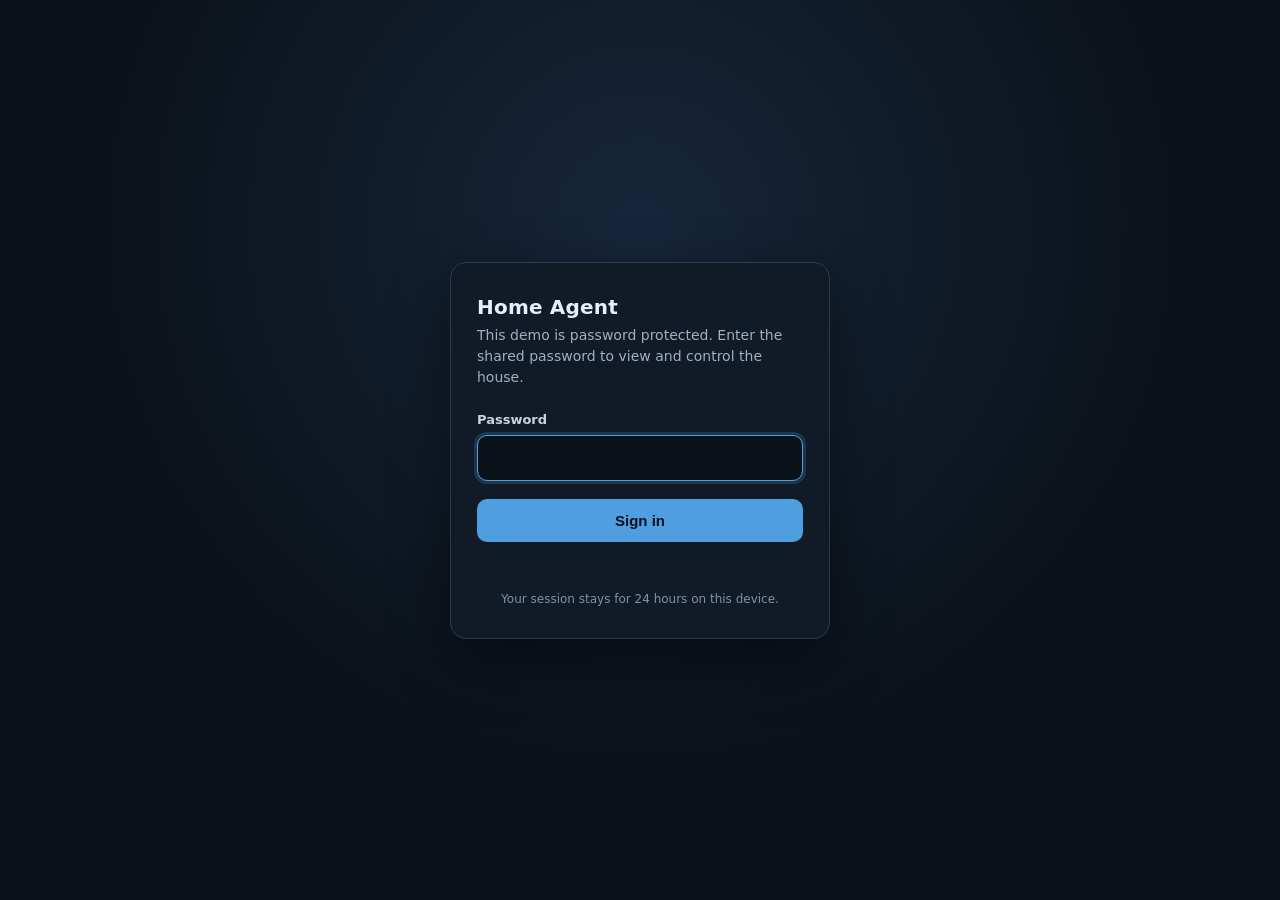
<file: app/web/login.html>
<!DOCTYPE html>
<html lang="en">
<head>
<meta charset="utf-8">
<meta name="viewport" content="width=device-width, initial-scale=1, viewport-fit=cover">
<meta name="theme-color" content="#0b1119">
<title>Sign in — Home Agent</title>
<style>
  :root { color-scheme: dark; }
  * { box-sizing: border-box; }
  body {
    margin: 0; min-height: 100vh; display: grid; place-items: center;
    background: radial-gradient(circle at 50% 25%, #16263a 0%, #0b1119 60%);
    color: #e8eef5;
    font-family: system-ui, -apple-system, "Segoe UI", "Malgun Gothic", sans-serif;
    padding: 20px;
  }
  .card {
    width: 100%; max-width: 380px; padding: 32px 26px;
    background: #111b27; border: 1px solid #2a3b4f; border-radius: 16px;
    box-shadow: 0 20px 60px rgba(0,0,0,.45);
  }
  h1 { margin: 0 0 6px; font-size: 20px; font-weight: 700; letter-spacing: .2px; }
  p  { margin: 0 0 24px; font-size: 14px; color: #9fb0c2; line-height: 1.5; }
  label { display: block; font-size: 13px; font-weight: 600; margin-bottom: 8px; color: #c7d4e1; }
  input {
    width: 100%; padding: 13px 14px; font-size: 16px;
    background: #0b1119; color: #e8eef5;
    border: 1px solid #35506d; border-radius: 10px; outline: none;
  }
  input:focus { border-color: #4f9fe0; box-shadow: 0 0 0 3px rgba(79,159,224,.2); }
  button {
    width: 100%; margin-top: 18px; padding: 13px 14px; font-size: 15px; font-weight: 700;
    color: #07121e; background: #4f9fe0; border: 0; border-radius: 10px; cursor: pointer;
  }
  button:disabled { opacity: .6; cursor: default; }
  .err { min-height: 20px; margin-top: 12px; font-size: 13px; color: #ff8b8b; }
  .hint { margin-top: 18px; font-size: 12px; color: #7f92a5; text-align: center; }
</style>
</head>
<body>
  <form class="card" id="form">
    <h1>Home Agent</h1>
    <p>This demo is password protected. Enter the shared password to view and control the house.</p>
    <label for="pw">Password</label>
    <input id="pw" name="pw" type="password" autocomplete="current-password" autofocus required>
    <button type="submit" id="go">Sign in</button>
    <div class="err" id="err" role="alert"></div>
    <div class="hint">Your session stays for 24 hours on this device.</div>
  </form>
<script>
  const form = document.getElementById("form");
  const pw = document.getElementById("pw");
  const go = document.getElementById("go");
  const err = document.getElementById("err");
  form.addEventListener("submit", async (e) => {
    e.preventDefault();
    err.textContent = "";
    go.disabled = true; go.textContent = "Signing in…";
    try {
      const res = await fetch("/api/login", {
        method: "POST",
        headers: { "Content-Type": "application/json" },
        body: JSON.stringify({ password: pw.value }),
      });
      if (!res.ok) {
        const d = await res.json().catch(() => ({}));
        throw new Error(d.error || "Sign in failed");
      }
      location.href = "/";
    } catch (ex) {
      err.textContent = ex.message || "Sign in failed";
      go.disabled = false; go.textContent = "Sign in";
      pw.focus();
    }
  });
</script>
</body>
</html>
</file>
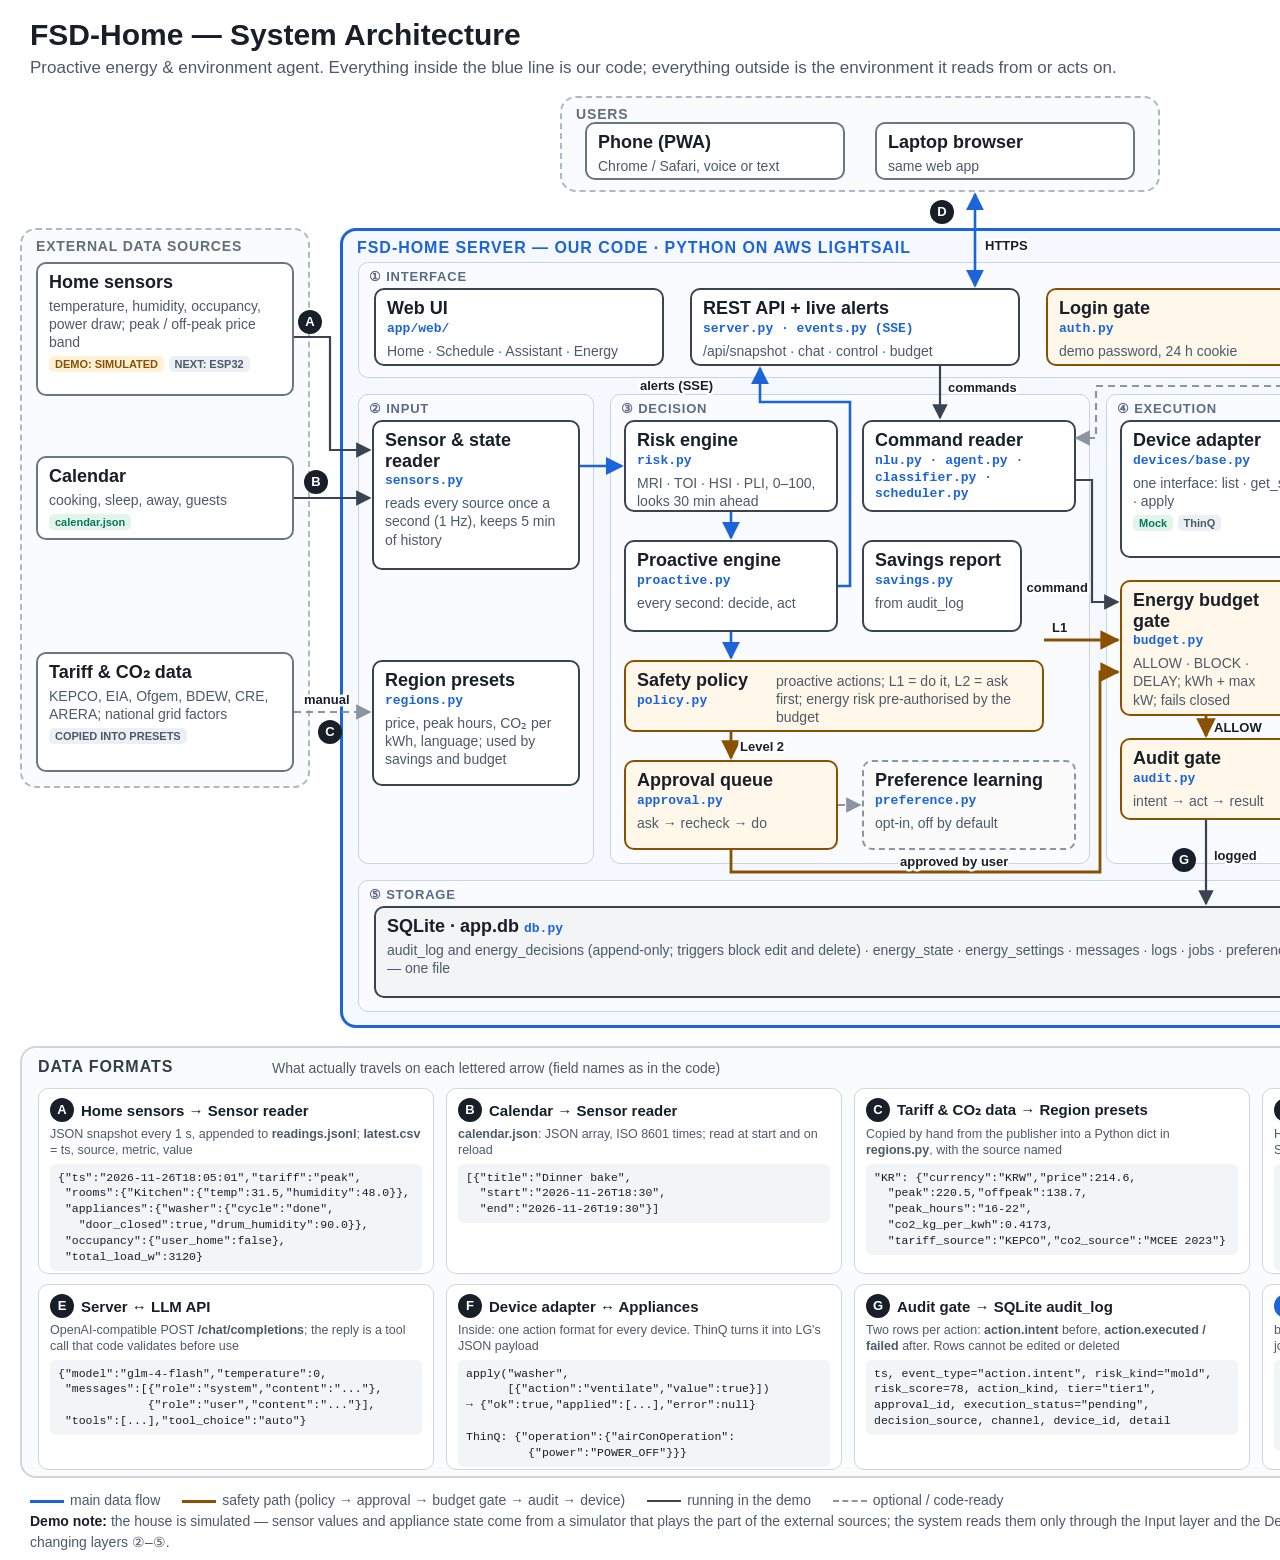
<file: docs/figures/src/architecture-v4.html>
<!doctype html>
<!-- Source for docs/figures/architecture-v4.png (paper Fig. 2).
     Render: Chrome --headless --hide-scrollbars --force-device-scale-factor=2 --window-size=1700,1560 --screenshot=architecture-v4.png architecture.html -->
<html>
<head>
<meta charset="utf-8">
<title>FSD-Home architecture</title>
<style>
  :root { --ink:#191f28; --ink2:#4e5968; --line:#3a4350; --blue:#1b64da; --amber:#8a5200; --grey:#8b95a1; }
  html, body { margin:0; background:#fff; }
  body { width:1700px; height:1560px; position:relative; font-family:"Helvetica Neue", Arial, sans-serif; color:var(--ink); }
  .title { position:absolute; left:30px; top:18px; font-size:30px; font-weight:700; }
  .sub { position:absolute; left:30px; top:58px; font-size:17px; color:var(--ink2); }
  .zone { position:absolute; box-sizing:border-box; border-radius:16px; }
  .zone.ext { border:2px dashed #b0b8c1; background:#fafbfc; }
  .zone.sys { border:3px solid var(--blue); background:#f5f8ff; }
  .zone > .zt { position:absolute; left:14px; top:8px; font:700 14px Arial; letter-spacing:.06em; text-transform:uppercase; color:#646e7a; }
  .zone.sys > .zt { color:var(--blue); font-size:16px; }
  .band { position:absolute; box-sizing:border-box; border-radius:10px; border:1.5px solid #c9d3e3; background:rgba(255,255,255,.55); }
  .band > .bt { position:absolute; left:10px; top:6px; font:700 13px Arial; letter-spacing:.06em; text-transform:uppercase; color:#5b6b85; }
  .box { position:absolute; box-sizing:border-box; border:2px solid var(--line); border-radius:10px; background:#fff; padding:8px 11px; }
  .box h3 { margin:0; font-size:18px; line-height:1.15; }
  .box .f { font:600 13px/1.3 Menlo, monospace; color:var(--blue); margin-top:2px; }
  .box p { margin:4px 0 0; font-size:14px; line-height:1.3; color:var(--ink2); }
  .box.safety { background:#fff8ea; border-color:var(--amber); }
  .box.store { background:#f2f4f6; }
  .box.out { border-color:#6b7684; }
  .box.next { border-style:dashed; border-color:var(--grey); background:#fbfbfc; }
  .tag { display:inline-block; font:700 11px Arial; padding:2px 6px; border-radius:5px; margin-top:5px; }
  .tag.now { background:#e3f4ec; color:#08795a; }
  .tag.sim { background:#fff1d6; color:#8a5200; }
  .tag.ready { background:#eceff3; color:#4e5968; }
  .tg { position:absolute; width:24px; height:24px; border-radius:12px; background:#191f28; color:#fff; font:700 13px/24px Arial; text-align:center; z-index:2; }
  .fmt { position:absolute; left:20px; top:1046px; width:1660px; height:432px; box-sizing:border-box; border:2px solid #d1d6db; border-radius:16px; background:#fafbfc; }
  .fmt > .zt { position:absolute; left:16px; top:10px; font:700 16px Arial; letter-spacing:.06em; text-transform:uppercase; color:#333d4b; }
  .fmt > .zs { position:absolute; left:250px; top:12px; font-size:14px; color:var(--ink2); }
  .card { position:absolute; width:396px; height:186px; box-sizing:border-box; background:#fff; border:1.5px solid #d1d6db; border-radius:10px; padding:9px 11px; }
  .card h4 { margin:0; font-size:15px; display:flex; align-items:center; gap:7px; }
  .card h4 .tg { position:static; flex:none; }
  .card .m { font-size:12.5px; color:var(--ink2); margin:4px 0 5px; line-height:1.3; }
  .card pre { margin:0; font:11.5px/1.38 Menlo, monospace; color:#191f28; background:#f2f4f6; border-radius:6px; padding:6px 8px; white-space:pre; overflow:hidden; }
  svg { position:absolute; inset:0; overflow:visible; pointer-events:none; }
  .e { fill:none; stroke:var(--line); stroke-width:2.2; }
  .e.d { stroke:var(--grey); stroke-dasharray:7 5; }
  .e.s { stroke:var(--amber); stroke-width:2.8; }
  .e.b { stroke:var(--blue); stroke-width:2.6; }
  .lbl { font:600 13px Arial; fill:var(--ink); paint-order:stroke; stroke:#fff; stroke-width:5px; stroke-linejoin:round; }
  .legend { position:absolute; left:30px; top:1490px; width:1640px; font-size:14px; color:var(--ink2); line-height:1.5; }
  .legend b { color:var(--ink); }
  .sw { display:inline-block; width:34px; height:0; vertical-align:middle; margin:0 6px 0 18px; }
</style>
</head>
<body>
<div class="title">FSD-Home — System Architecture</div>
<div class="sub">Proactive energy &amp; environment agent. Everything inside the blue line is our code; everything outside is the environment it reads from or acts on.</div>

<!-- ================= USERS (outside, top) ================= -->
<div class="zone ext" style="left:560px;top:96px;width:600px;height:96px"><div class="zt">Users</div></div>
<div class="box out" style="left:585px;top:122px;width:260px;height:58px"><h3>Phone (PWA)</h3><p>Chrome / Safari, voice or text</p></div>
<div class="box out" style="left:875px;top:122px;width:260px;height:58px"><h3>Laptop browser</h3><p>same web app</p></div>

<!-- ================= EXTERNAL DATA SOURCES (outside, left) ================= -->
<div class="zone ext" style="left:20px;top:228px;width:290px;height:560px"><div class="zt">External data sources</div></div>
<div id="s1" class="box out" style="left:36px;top:262px;width:258px;height:134px">
  <h3>Home sensors</h3>
  <p>temperature, humidity, occupancy, power draw; peak / off-peak price band</p>
  <span class="tag sim">DEMO: SIMULATED</span> <span class="tag ready">NEXT: ESP32</span>
</div>
<div id="s3" class="box out" style="left:36px;top:456px;width:258px;height:84px">
  <h3>Calendar</h3>
  <p>cooking, sleep, away, guests</p>
  <span class="tag now">calendar.json</span>
</div>
<div id="s4" class="box out" style="left:36px;top:652px;width:258px;height:120px">
  <h3>Tariff &amp; CO₂ data</h3>
  <p>KEPCO, EIA, Ofgem, BDEW, CRE, ARERA; national grid factors</p>
  <span class="tag ready">COPIED INTO PRESETS</span>
</div>

<!-- ================= RIGHT: LLM + APPLIANCES (outside) ================= -->
<div class="zone ext" style="left:1390px;top:228px;width:290px;height:176px"><div class="zt">External service</div></div>
<div id="llm" class="box next" style="left:1406px;top:262px;width:258px;height:130px">
  <h3>LLM API (optional)</h3>
  <p>glm-4-flash; reads requests, ranks Level 1 options, small talk. Code checks its output; rules decide if it fails.</p>
</div>

<div class="zone ext" style="left:1390px;top:560px;width:290px;height:300px"><div class="zt">Home appliances</div></div>
<div id="a1" class="box out" style="left:1406px;top:594px;width:258px;height:112px">
  <h3>Simulated appliances ×11</h3>
  <p>AC, washer, dryer, fridge, oven, cooktop, dehumidifier…</p>
  <span class="tag now">RUNNING IN DEMO</span>
</div>
<div id="a2" class="box next" style="left:1406px;top:722px;width:258px;height:124px">
  <h3>LG ThinQ cloud</h3>
  <p>real LG appliances, e.g. built-in washer FY9WTB</p>
  <span class="tag ready">CODE-READY (DRY RUN)</span>
</div>

<!-- ================= SYSTEM BOUNDARY ================= -->
<div class="zone sys" style="left:340px;top:228px;width:1020px;height:800px"><div class="zt">FSD-Home server — our code · Python on AWS Lightsail</div></div>

<!-- Interface layer -->
<div class="band" style="left:358px;top:262px;width:984px;height:116px"><div class="bt">① Interface</div></div>
<div id="ui" class="box" style="left:374px;top:288px;width:290px;height:78px"><h3>Web UI</h3><div class="f">app/web/</div><p>Home · Schedule · Assistant · Energy</p></div>
<div id="api" class="box" style="left:690px;top:288px;width:330px;height:78px"><h3>REST API + live alerts</h3><div class="f">server.py · events.py (SSE)</div><p>/api/snapshot · chat · control · budget</p></div>
<div id="auth" class="box safety" style="left:1046px;top:288px;width:280px;height:78px"><h3>Login gate</h3><div class="f">auth.py</div><p>demo password, 24 h cookie</p></div>

<!-- Input layer -->
<div class="band" style="left:358px;top:394px;width:236px;height:470px"><div class="bt">② Input</div></div>
<div id="in1" class="box" style="left:372px;top:420px;width:208px;height:150px">
  <h3>Sensor &amp; state reader</h3><div class="f">sensors.py</div>
  <p>reads every source once a second (1 Hz), keeps 5 min of history</p>
</div>
<div id="in2" class="box" style="left:372px;top:660px;width:208px;height:126px">
  <h3>Region presets</h3><div class="f">regions.py</div>
  <p>price, peak hours, CO₂ per kWh, language; used by savings and budget</p>
</div>

<!-- Decision layer -->
<div class="band" style="left:610px;top:394px;width:480px;height:470px"><div class="bt">③ Decision</div></div>
<div id="risk" class="box" style="left:624px;top:420px;width:214px;height:92px">
  <h3>Risk engine</h3><div class="f">risk.py</div><p>MRI · TOI · HSI · PLI, 0–100, looks 30 min ahead</p>
</div>
<div id="nlu" class="box" style="left:862px;top:420px;width:214px;height:92px">
  <h3>Command reader</h3><div class="f">nlu.py · agent.py · classifier.py · scheduler.py</div>
</div>
<div id="pro" class="box" style="left:624px;top:540px;width:214px;height:92px">
  <h3>Proactive engine</h3><div class="f">proactive.py</div><p>every second: decide, act</p>
</div>
<div id="sav" class="box" style="left:862px;top:540px;width:160px;height:92px">
  <h3>Savings report</h3><div class="f">savings.py</div><p>from audit_log</p>
</div>
<div id="pol" class="box safety" style="left:624px;top:660px;width:420px;height:72px">
  <h3>Safety policy</h3><div class="f">policy.py</div>
  <p style="position:absolute;left:150px;top:6px;width:262px">proactive actions; L1 = do it, L2 = ask first; energy risk pre-authorised by the budget</p>
</div>
<div id="apr" class="box safety" style="left:624px;top:760px;width:214px;height:90px">
  <h3>Approval queue</h3><div class="f">approval.py</div><p>ask → recheck → do</p>
</div>
<div id="pref" class="box next" style="left:862px;top:760px;width:214px;height:90px">
  <h3>Preference learning</h3><div class="f">preference.py</div><p>opt-in, off by default</p>
</div>

<!-- Execution layer -->
<div class="band" style="left:1106px;top:394px;width:236px;height:470px"><div class="bt">④ Execution</div></div>
<div id="bud" class="box safety" style="left:1120px;top:580px;width:172px;height:136px">
  <h3>Energy budget gate</h3><div class="f">budget.py</div><p>ALLOW · BLOCK · DELAY; kWh + max kW; fails closed</p>
</div>
<div id="aud" class="box safety" style="left:1120px;top:738px;width:172px;height:82px">
  <h3>Audit gate</h3><div class="f">audit.py</div><p>intent → act → result</p>
</div>
<div id="dev" class="box" style="left:1120px;top:420px;width:208px;height:138px">
  <h3>Device adapter</h3><div class="f">devices/base.py</div>
  <p>one interface: list · get_state · apply</p>
  <span class="tag now">Mock</span> <span class="tag ready">ThinQ</span>
</div>

<!-- Storage layer -->
<div class="band" style="left:358px;top:880px;width:984px;height:132px"><div class="bt">⑤ Storage</div></div>
<div id="db" class="box store" style="left:374px;top:906px;width:952px;height:92px">
  <h3>SQLite · app.db <span style="font:600 13px Menlo,monospace;color:var(--blue)">db.py</span></h3>
  <p>audit_log and energy_decisions (append-only; triggers block edit and delete) · energy_state · energy_settings · messages · logs · jobs · preferences — one file</p>
</div>


<!-- data-format tags on the arrows -->
<div class="tg" style="left:298px;top:310px">A</div>
<div class="tg" style="left:304px;top:470px">B</div>
<div class="tg" style="left:318px;top:720px">C</div>
<div class="tg" style="left:930px;top:200px">D</div>
<div class="tg" style="left:1368px;top:330px">E</div>
<div class="tg" style="left:1360px;top:540px">F</div>
<div class="tg" style="left:1172px;top:848px">G</div>

<div class="fmt"><div class="zt">Data formats</div><div class="zs">What actually travels on each lettered arrow (field names as in the code)</div>
  <div class="card" style="left:16px;top:40px"><h4><span class="tg">A</span>Home sensors → Sensor reader</h4>
    <div class="m">JSON snapshot every 1 s, appended to <b>readings.jsonl</b>; <b>latest.csv</b> = ts, source, metric, value</div>
<pre>{"ts":"2026-11-26T18:05:01","tariff":"peak",
 "rooms":{"Kitchen":{"temp":31.5,"humidity":48.0}},
 "appliances":{"washer":{"cycle":"done",
   "door_closed":true,"drum_humidity":90.0}},
 "occupancy":{"user_home":false},
 "total_load_w":3120}</pre></div>
  <div class="card" style="left:424px;top:40px"><h4><span class="tg">B</span>Calendar → Sensor reader</h4>
    <div class="m"><b>calendar.json</b>: JSON array, ISO 8601 times; read at start and on reload</div>
<pre>[{"title":"Dinner bake",
  "start":"2026-11-26T18:30",
  "end":"2026-11-26T19:30"}]</pre></div>
  <div class="card" style="left:832px;top:40px"><h4><span class="tg">C</span>Tariff &amp; CO₂ data → Region presets</h4>
    <div class="m">Copied by hand from the publisher into a Python dict in <b>regions.py</b>, with the source named</div>
<pre>"KR": {"currency":"KRW","price":214.6,
  "peak":220.5,"offpeak":138.7,
  "peak_hours":"16-22",
  "co2_kg_per_kwh":0.4173,
  "tariff_source":"KEPCO","co2_source":"MCEE 2023"}</pre></div>
  <div class="card" style="left:1240px;top:40px"><h4><span class="tg">D</span>Users ↔ REST API</h4>
    <div class="m">HTTPS + JSON. Screen polls every 4 s; alerts pushed as Server-Sent Events</div>
<pre>POST /api/chat  {"text":"turn off the bedroom AC"}
GET  /api/snapshot           (every 4 s)
POST /api/approvals/&lt;id&gt;/confirm | decline
GET  /api/events   (SSE)
data: {"kind":"approval","title":"Your home
       needs an answer","body":"..."}</pre></div>
  <div class="card" style="left:16px;top:236px"><h4><span class="tg">E</span>Server ↔ LLM API</h4>
    <div class="m">OpenAI-compatible POST <b>/chat/completions</b>; the reply is a tool call that code validates before use</div>
<pre>{"model":"glm-4-flash","temperature":0,
 "messages":[{"role":"system","content":"..."},
             {"role":"user","content":"..."}],
 "tools":[...],"tool_choice":"auto"}</pre></div>
  <div class="card" style="left:424px;top:236px"><h4><span class="tg">F</span>Device adapter ↔ Appliances</h4>
    <div class="m">Inside: one action format for every device. ThinQ turns it into LG's JSON payload</div>
<pre>apply("washer",
      [{"action":"ventilate","value":true}])
→ {"ok":true,"applied":[...],"error":null}

ThinQ: {"operation":{"airConOperation":
         {"power":"POWER_OFF"}}}</pre></div>
  <div class="card" style="left:832px;top:236px"><h4><span class="tg">G</span>Audit gate → SQLite audit_log</h4>
    <div class="m">Two rows per action: <b>action.intent</b> before, <b>action.executed / failed</b> after. Rows cannot be edited or deleted</div>
<pre>ts, event_type="action.intent", risk_kind="mold",
risk_score=78, action_kind, tier="tier1",
approval_id, execution_status="pending",
decision_source, channel, device_id, detail</pre></div>
  <div class="card" style="left:1240px;top:236px"><h4><span class="tg" style="background:#1b64da">·</span>Inside: budget verdict</h4>
    <div class="m">budget.can_start() on every path; a DELAY becomes a scheduled job, re-checked when due</div>
<pre>{"decision":"DELAY","limit":"max_kw",
 "device":"Balcony Dryer","load_kw":1.8,
 "after_kw":3.2,"max_kw":3.0,"band":"peak",
 "scheduled_at":"2026-11-27T22:00",
 "remaining_kwh":96.4}</pre></div>
</div>

<svg width="1700" height="1560">
  <defs>
    <marker id="a" viewBox="0 0 10 10" refX="9" refY="5" markerWidth="7" markerHeight="7" orient="auto-start-reverse"><path d="M0,0 L10,5 L0,10 z" fill="#3a4350"/></marker>
    <marker id="g" viewBox="0 0 10 10" refX="9" refY="5" markerWidth="7" markerHeight="7" orient="auto-start-reverse"><path d="M0,0 L10,5 L0,10 z" fill="#8b95a1"/></marker>
    <marker id="s" viewBox="0 0 10 10" refX="9" refY="5" markerWidth="7" markerHeight="7" orient="auto-start-reverse"><path d="M0,0 L10,5 L0,10 z" fill="#8a5200"/></marker>
    <marker id="b" viewBox="0 0 10 10" refX="9" refY="5" markerWidth="7" markerHeight="7" orient="auto-start-reverse"><path d="M0,0 L10,5 L0,10 z" fill="#1b64da"/></marker>
  </defs>

  <!-- users <-> interface -->
  <path class="e b" d="M975,194 L975,286" marker-start="url(#b)" marker-end="url(#b)"/>
  <text class="lbl" x="985" y="250">HTTPS</text>

  <!-- external sources -> input -->
  <path class="e" d="M294,337 L330,337 L330,450 L370,450" marker-end="url(#a)"/>
  <path class="e" d="M294,498 L370,498" marker-end="url(#a)"/>
  <path class="e d" d="M294,712 L370,712" marker-end="url(#g)"/>
  <text class="lbl" x="304" y="704">manual</text>

  <!-- input -> decision -->
  <path class="e b" d="M580,466 L622,466" marker-end="url(#b)"/>

  <!-- interface <-> decision -->
  <path class="e" d="M940,366 L940,418" marker-end="url(#a)"/>
  <text class="lbl" x="948" y="392">commands</text>
  <path class="e b" d="M838,586 L850,586 L850,402 L760,402 L760,368" marker-end="url(#b)"/>
  <text class="lbl" x="640" y="390">alerts (SSE)</text>

  <!-- decision internal -->
  <path class="e b" d="M731,512 L731,538" marker-end="url(#b)"/>
  <path class="e b" d="M731,632 L731,658" marker-end="url(#b)"/>
  <path class="e" d="M1076,480 L1092,480 L1092,602 L1118,602" marker-end="url(#a)"/>
  <path class="e s" d="M731,732 L731,758" marker-end="url(#s)"/>
  <text class="lbl" x="740" y="751">Level 2</text>
  <path class="e d" d="M838,805 L860,805" marker-end="url(#g)"/>

  <!-- decision -> execution -->
  <path class="e s" d="M1044,640 L1118,640" marker-end="url(#s)"/>
  <text class="lbl" x="1052" y="632">L1</text>
  <text class="lbl" x="1088" y="592" text-anchor="end">command</text>
  <path class="e s" d="M731,850 L731,872 L1100,872 L1100,672 L1118,672" marker-end="url(#s)"/>
  <text class="lbl" x="900" y="866">approved by user</text>
  <path class="e s" d="M1206,716 L1206,736" marker-end="url(#s)"/>
  <text class="lbl" x="1214" y="732">ALLOW</text>
  <path class="e s" d="M1292,780 L1312,780 L1312,560" marker-end="url(#s)"/>
  <text class="lbl" x="1298" y="600" transform="rotate(-90 1306 600)">apply()</text>
  <path class="e" d="M1206,820 L1206,904" marker-end="url(#a)"/>
  <text class="lbl" x="1214" y="860">logged</text>

  <!-- execution <-> appliances -->
  <path class="e" d="M1328,470 L1372,470 L1372,650 L1404,650" marker-start="url(#a)" marker-end="url(#a)"/>
  <path class="e d" d="M1372,650 L1372,784 L1404,784" marker-end="url(#g)"/>
  <text class="lbl" x="1300" y="458">commands / state</text>

  <!-- decision <-> LLM -->
  <path class="e d" d="M1076,438 L1096,438 L1096,386 L1380,386 L1380,314 L1404,314" marker-start="url(#g)" marker-end="url(#g)"/>
</svg>

<div class="legend">
  <span class="sw" style="border-top:3px solid #1b64da;margin-left:0"></span>main data flow
  <span class="sw" style="border-top:3px solid #8a5200"></span>safety path (policy → approval → budget gate → audit → device)
  <span class="sw" style="border-top:2px solid #3a4350"></span>running in the demo
  <span class="sw" style="border-top:2px dashed #8b95a1"></span>optional / code-ready
  <br><b>Demo note:</b> the house is simulated — sensor values and appliance state come from a simulator that plays the part of the external sources; the system reads them only through the Input layer and the Device adapter, so a real ESP32 or LG ThinQ swaps in without changing layers ②–⑤.
</div>
</body>
</html>
</file>
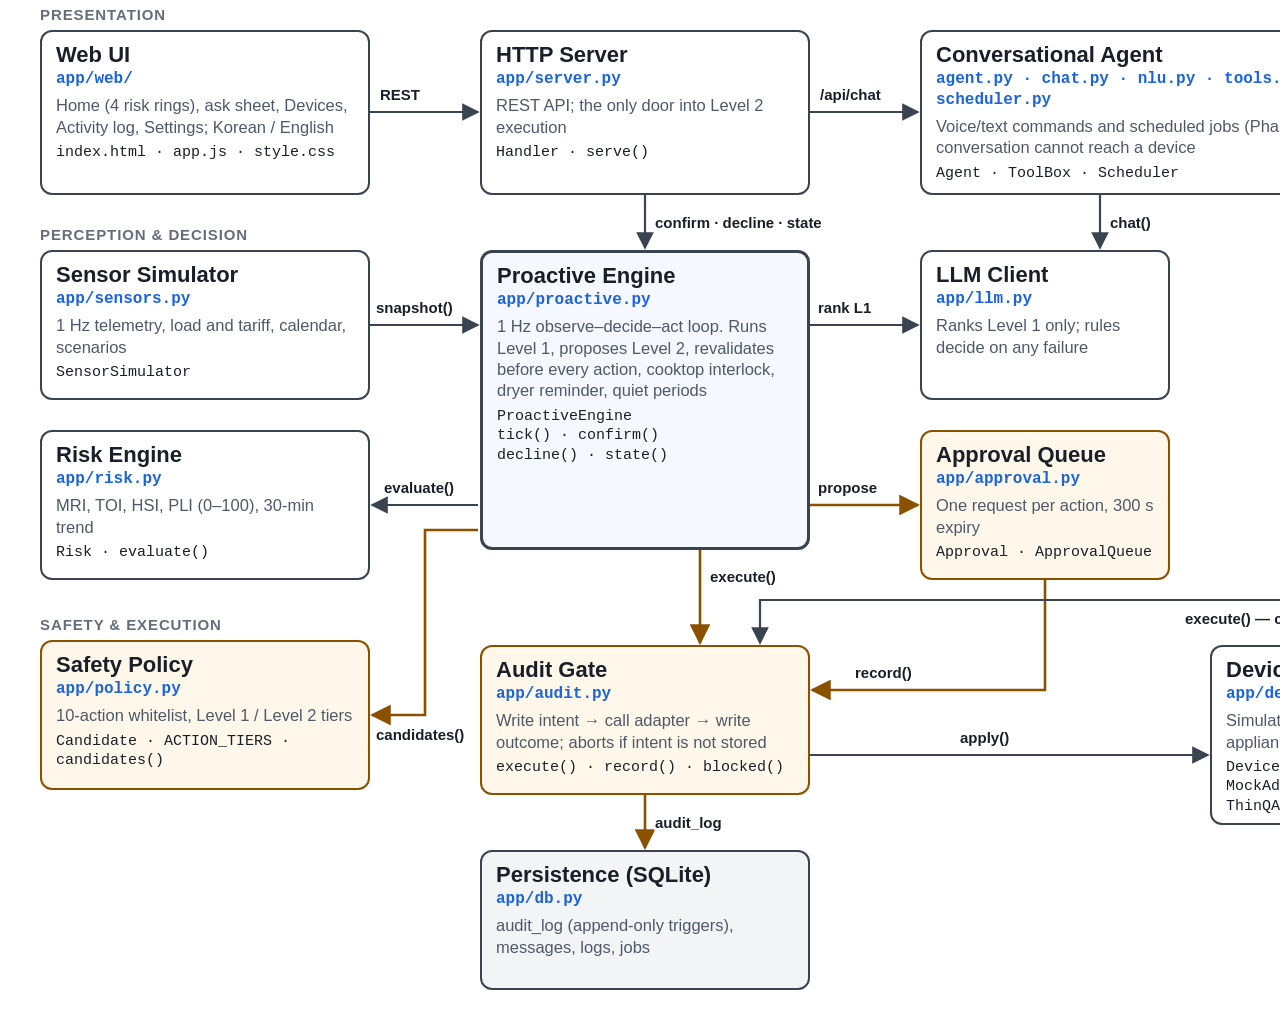
<file: docs/figures/src/architecture.html>
<!doctype html>
<!-- Source for docs/figures/architecture.png (Fig. in Section V-A).
     Render: Chrome --headless --window-size=1500,1010 --screenshot -->
<html>
<head>
<meta charset="utf-8">
<title>FSD-Home architecture</title>
<style>
  :root { --ink:#191f28; --ink2:#4e5968; --line:#3a4350; --blue:#1b64da; --amber:#8a5200; --green:#08795a; }
  html, body { margin:0; background:#fff; }
  body { width:1500px; height:1010px; position:relative; font-family: "Helvetica Neue", Arial, sans-serif; color:var(--ink); }
  .box { position:absolute; box-sizing:border-box; border:2px solid var(--line); border-radius:12px; background:#fff; padding:10px 14px; }
  .box h3 { margin:0; font-size:22px; line-height:1.15; }
  .box .f { font:600 16px/1.3 Menlo, monospace; color:var(--blue); margin-top:2px; }
  .box p { margin:5px 0 0; font-size:16.5px; line-height:1.3; color:var(--ink2); }
  .box .c { margin-top:5px; font:15px/1.3 Menlo, monospace; color:var(--ink); }
  .box.core { border-width:3px; background:#f5f8ff; }
  .box.safety { background:#fff8ea; border-color:var(--amber); }
  .box.store { background:#f2f4f6; }
  .lane { position:absolute; font:700 15px Arial; letter-spacing:.06em; color:#646e7a; text-transform:uppercase; }
  svg { position:absolute; inset:0; overflow:visible; }
  .edge { fill:none; stroke:var(--line); stroke-width:2.2; }
  .edge.safe { stroke:var(--amber); stroke-width:2.6; }
  .lbl { font:600 15px Arial; fill:var(--ink); paint-order:stroke; stroke:#fff; stroke-width:6px; stroke-linejoin:round; }
</style>
</head>
<body>
<div class="lane" style="left:40px;top:6px">Presentation</div>
<div class="lane" style="left:40px;top:226px">Perception &amp; decision</div>
<div class="lane" style="left:40px;top:616px">Safety &amp; execution</div>

<div id="ui" class="box" style="left:40px;top:30px;width:330px;height:165px">
  <h3>Web UI</h3><div class="f">app/web/</div>
  <p>Home (4 risk rings), ask sheet, Devices, Activity log, Settings; Korean / English</p>
  <div class="c">index.html · app.js · style.css</div>
</div>
<div id="srv" class="box" style="left:480px;top:30px;width:330px;height:165px">
  <h3>HTTP Server</h3><div class="f">app/server.py</div>
  <p>REST API; the only door into Level 2 execution</p>
  <div class="c">Handler · serve()</div>
</div>
<div id="agent" class="box" style="left:920px;top:30px;width:540px;height:165px">
  <h3>Conversational Agent</h3><div class="f">agent.py · chat.py · nlu.py · tools.py · scheduler.py</div>
  <p>Voice/text commands and scheduled jobs (Phase 1); plain conversation cannot reach a device</p>
  <div class="c">Agent · ToolBox · Scheduler</div>
</div>

<div id="sens" class="box" style="left:40px;top:250px;width:330px;height:150px">
  <h3>Sensor Simulator</h3><div class="f">app/sensors.py</div>
  <p>1 Hz telemetry, load and tariff, calendar, scenarios</p>
  <div class="c">SensorSimulator</div>
</div>
<div id="risk" class="box" style="left:40px;top:430px;width:330px;height:150px">
  <h3>Risk Engine</h3><div class="f">app/risk.py</div>
  <p>MRI, TOI, HSI, PLI (0–100), 30-min trend</p>
  <div class="c">Risk · evaluate()</div>
</div>
<div id="pol" class="box safety" style="left:40px;top:640px;width:330px;height:150px">
  <h3>Safety Policy</h3><div class="f">app/policy.py</div>
  <p>10-action whitelist, Level 1 / Level 2 tiers</p>
  <div class="c">Candidate · ACTION_TIERS · candidates()</div>
</div>

<div id="eng" class="box core" style="left:480px;top:250px;width:330px;height:300px">
  <h3>Proactive Engine</h3><div class="f">app/proactive.py</div>
  <p>1 Hz observe–decide–act loop. Runs Level 1, proposes Level 2, revalidates before every action, cooktop interlock, dryer reminder, quiet periods</p>
  <div class="c">ProactiveEngine<br>tick() · confirm()<br>decline() · state()</div>
</div>

<div id="llm" class="box" style="left:920px;top:250px;width:250px;height:150px">
  <h3>LLM Client</h3><div class="f">app/llm.py</div>
  <p>Ranks Level 1 only; rules decide on any failure</p>
</div>
<div id="appr" class="box safety" style="left:920px;top:430px;width:250px;height:150px">
  <h3>Approval Queue</h3><div class="f">app/approval.py</div>
  <p>One request per action, 300&nbsp;s expiry</p>
  <div class="c">Approval · ApprovalQueue</div>
</div>

<div id="aud" class="box safety" style="left:480px;top:645px;width:330px;height:150px">
  <h3>Audit Gate</h3><div class="f">app/audit.py</div>
  <p>Write intent → call adapter → write outcome; aborts if intent is not stored</p>
  <div class="c">execute() · record() · blocked()</div>
</div>
<div id="dev" class="box" style="left:1210px;top:645px;width:250px;height:180px">
  <h3>Device Adapters</h3><div class="f">app/devices/</div>
  <p>Simulated or LG ThinQ appliances</p>
  <div class="c">DeviceAdapter · MockAdapter · ThinQAdapter</div>
</div>
<div id="db" class="box store" style="left:480px;top:850px;width:330px;height:140px">
  <h3>Persistence (SQLite)</h3><div class="f">app/db.py</div>
  <p>audit_log (append-only triggers), messages, logs, jobs</p>
</div>

<svg width="1500" height="1010">
  <defs>
    <marker id="a" viewBox="0 0 10 10" refX="9" refY="5" markerWidth="8" markerHeight="8" orient="auto-start-reverse">
      <path d="M0,0 L10,5 L0,10 z" fill="#3a4350"/></marker>
    <marker id="s" viewBox="0 0 10 10" refX="9" refY="5" markerWidth="8" markerHeight="8" orient="auto-start-reverse">
      <path d="M0,0 L10,5 L0,10 z" fill="#8a5200"/></marker>
  </defs>
  <!-- presentation -->
  <path class="edge" d="M370,112 L478,112" marker-end="url(#a)"/>
  <text class="lbl" x="380" y="100">REST</text>
  <path class="edge" d="M810,112 L918,112" marker-end="url(#a)"/>
  <text class="lbl" x="820" y="100">/api/chat</text>
  <path class="edge" d="M645,195 L645,248" marker-end="url(#a)"/>
  <text class="lbl" x="655" y="228">confirm · decline · state</text>
  <!-- perception & decision -->
  <path class="edge" d="M370,325 L478,325" marker-end="url(#a)"/>
  <text class="lbl" x="376" y="313">snapshot()</text>
  <path class="edge" d="M478,505 L372,505" marker-end="url(#a)"/>
  <text class="lbl" x="384" y="493">evaluate()</text>
  <path class="edge safe" d="M478,530 L425,530 L425,715 L372,715" marker-end="url(#s)"/>
  <text class="lbl" x="376" y="740">candidates()</text>
  <path class="edge" d="M810,325 L918,325" marker-end="url(#a)"/>
  <text class="lbl" x="818" y="313">rank L1</text>
  <path class="edge safe" d="M810,505 L918,505" marker-end="url(#s)"/>
  <text class="lbl" x="818" y="493">propose</text>
  <path class="edge" d="M1100,195 L1100,248" marker-end="url(#a)"/>
  <text class="lbl" x="1110" y="228">chat()</text>
  <!-- execution & record -->
  <path class="edge safe" d="M700,550 L700,643" marker-end="url(#s)"/>
  <text class="lbl" x="710" y="582">execute()</text>
  <path class="edge safe" d="M1045,580 L1045,690 L812,690" marker-end="url(#s)"/>
  <text class="lbl" x="855" y="678">record()</text>
  <path class="edge" d="M810,755 L1208,755" marker-end="url(#a)"/>
  <text class="lbl" x="960" y="743">apply()</text>
  <path class="edge safe" d="M645,795 L645,848" marker-end="url(#s)"/>
  <text class="lbl" x="655" y="828">audit_log</text>
  <path class="edge" d="M1400,195 L1400,600 L760,600 L760,643" marker-end="url(#a)"/>
  <text class="lbl" x="1185" y="624">execute() — commands &amp; jobs</text>
</svg>
</body>
</html>
</file>
